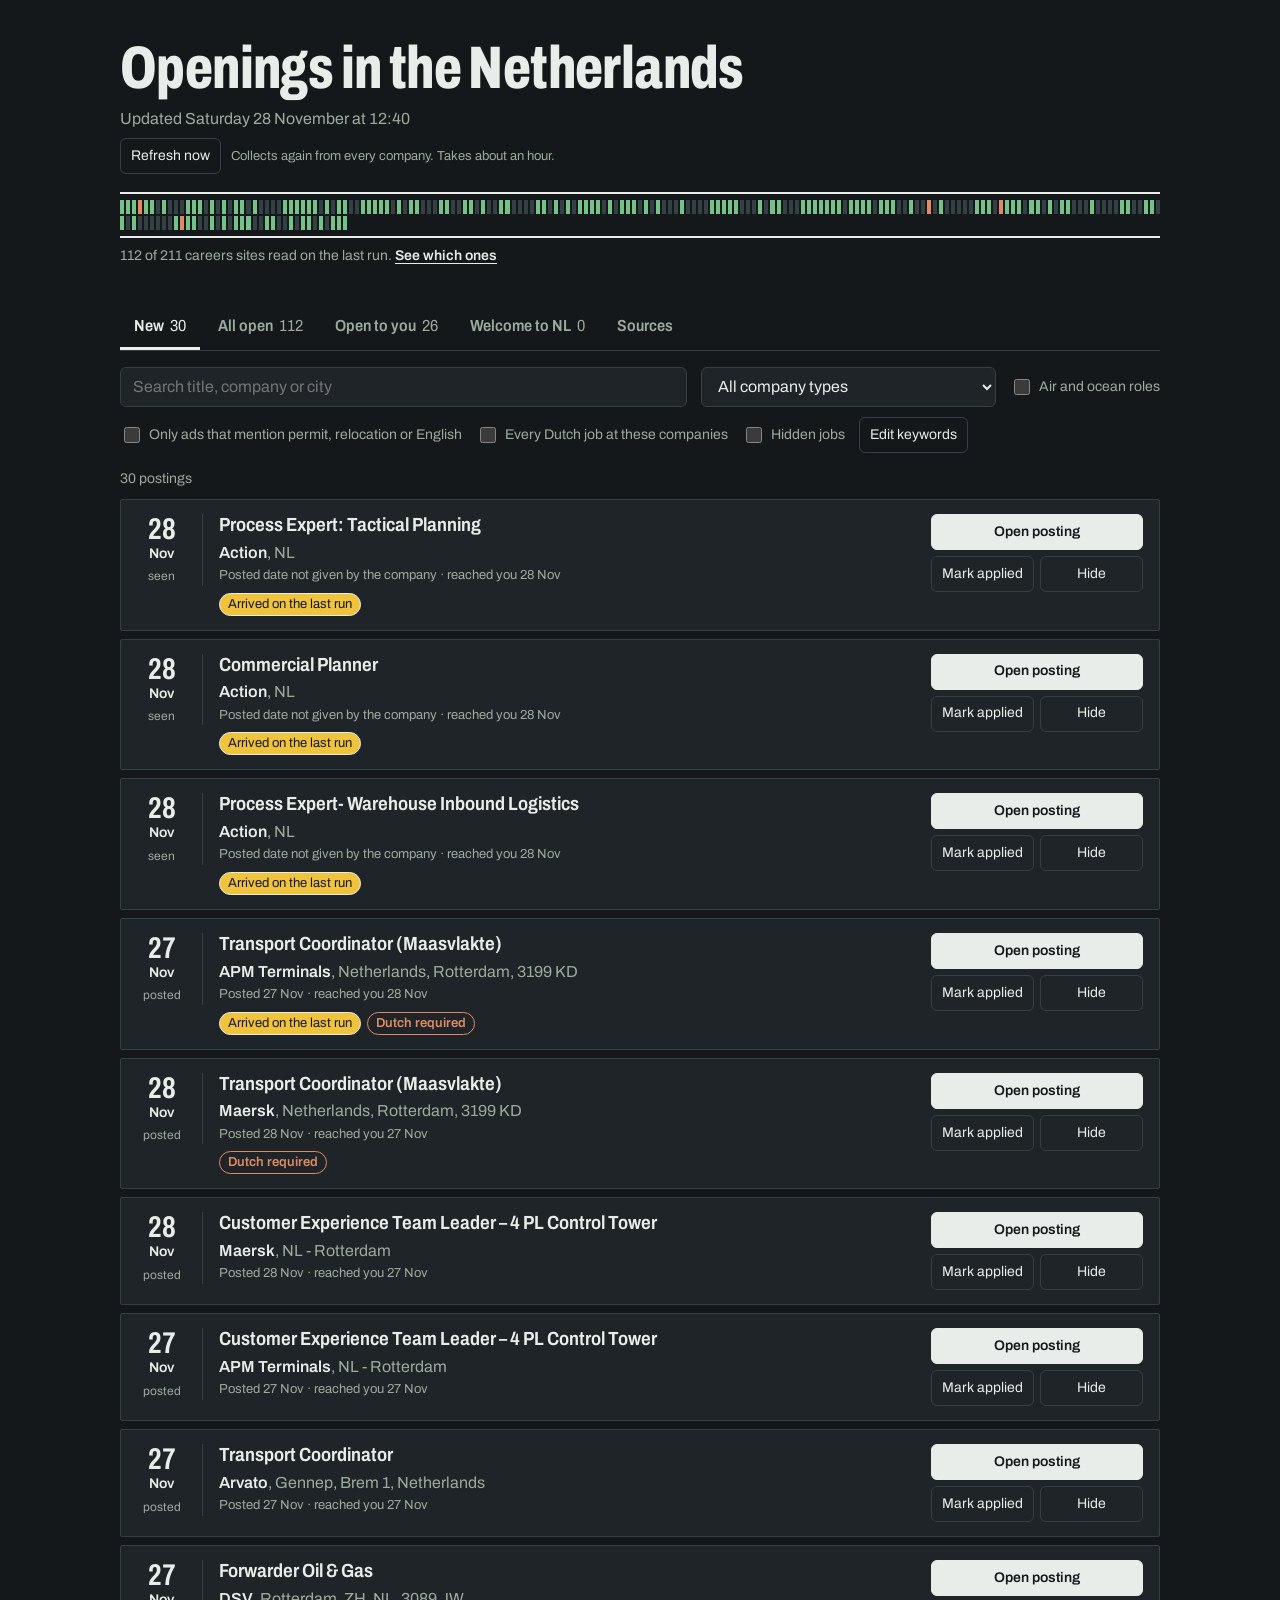
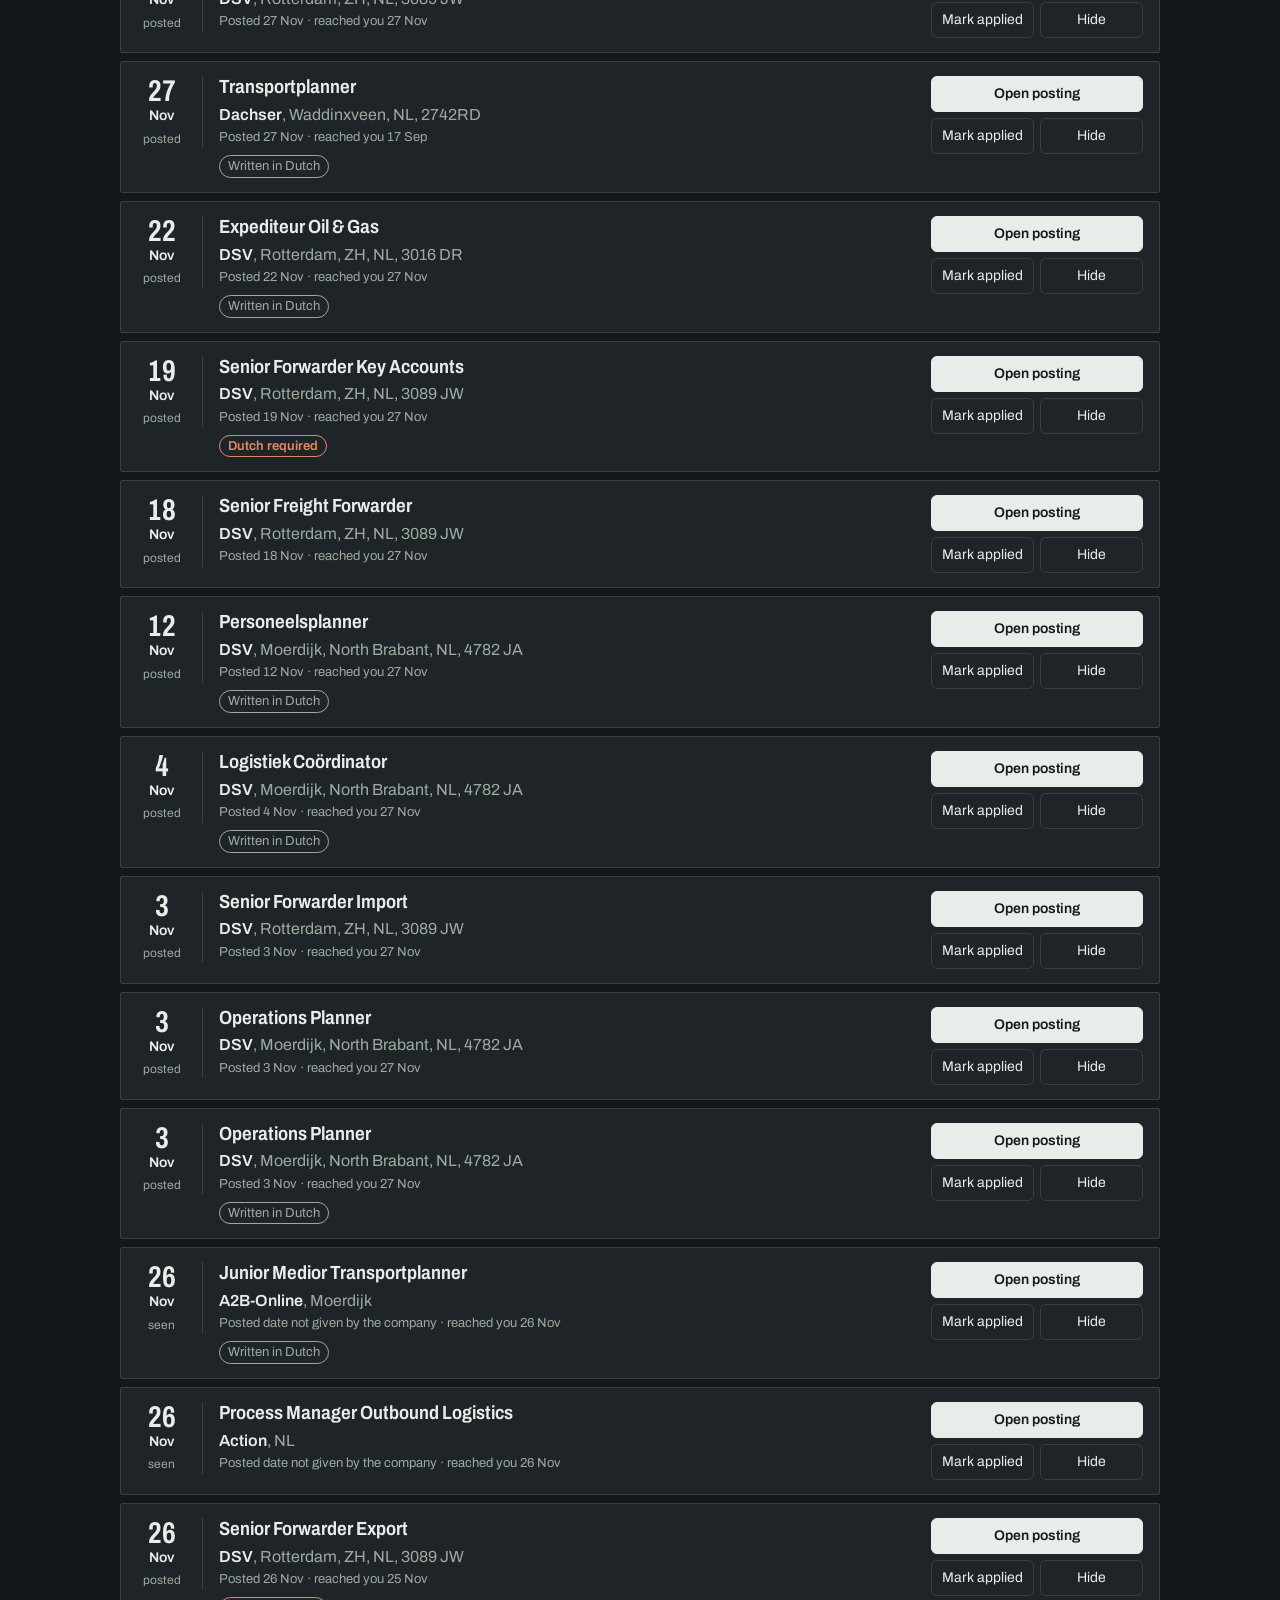
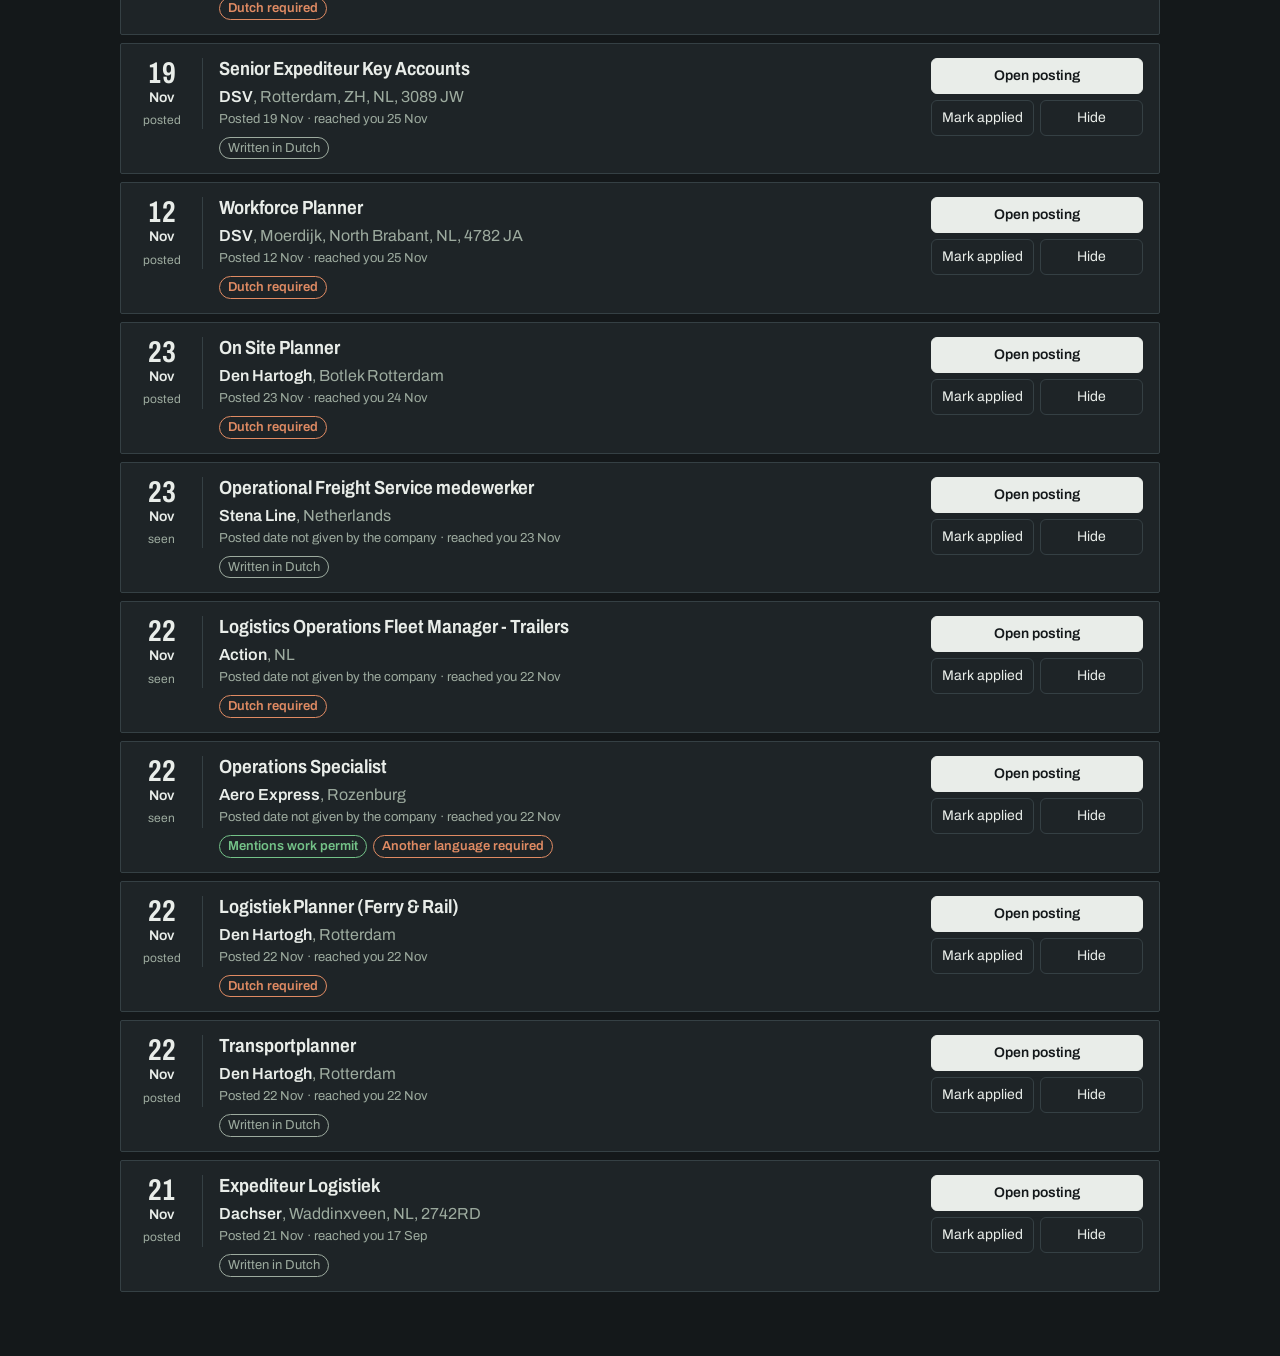
<file: docs/index.html>
<!doctype html>
<html lang="en">
<head>
  <meta charset="utf-8">
  <meta name="viewport" content="width=device-width, initial-scale=1">
  <meta name="robots" content="noindex, nofollow">
  <title>Openings</title>
  <link rel="preconnect" href="https://fonts.googleapis.com">
  <link rel="preconnect" href="https://fonts.gstatic.com" crossorigin>
  <link href="https://fonts.googleapis.com/css2?family=Archivo:wdth,wght@62..125,400..800&display=swap" rel="stylesheet">
  <link rel="stylesheet" href="styles.css">
</head>
<body>
  <header class="masthead">
    <h1 data-text="heading"></h1>
    <p class="updated" id="updated"></p>
    <p class="refresh-row">
      <a class="quiet" id="refresh" target="_blank" rel="noopener noreferrer"></a>
      <span class="refresh-hint" data-text="refresh_hint"></span>
    </p>
    <button class="track" id="track" type="button" aria-describedby="track-caption">
      <span class="track-rail" id="track-rail" aria-hidden="true"></span>
      <span class="track-caption" id="track-caption"></span>
    </button>
  </header>

  <nav class="tabs" role="tablist">
    <button role="tab" id="tab-new" data-tab="new" aria-selected="true"></button>
    <button role="tab" id="tab-all" data-tab="all" aria-selected="false"></button>
    <button role="tab" id="tab-open-to-you" data-tab="open-to-you" aria-selected="false"></button>
    <button role="tab" id="tab-board" data-tab="board" aria-selected="false"></button>
    <button role="tab" id="tab-sources" data-tab="sources" aria-selected="false"></button>
  </nav>

  <section class="toolbar" id="toolbar">
    <input type="search" id="search" autocomplete="off">
    <select id="group"></select>
    <select id="sort"></select>
    <label class="toggle"><input type="checkbox" id="air-ocean"><span data-text="toggle_air_ocean"></span></label>
    <label class="toggle"><input type="checkbox" id="abroad"><span data-text="toggle_abroad"></span></label>
    <label class="toggle"><input type="checkbox" id="everything"><span data-text="toggle_everything"></span></label>
    <label class="toggle"><input type="checkbox" id="show-hidden"><span data-text="toggle_hidden"></span></label>
    <button type="button" class="quiet" id="edit-keywords" data-text="edit_keywords"></button>
  </section>

  <main>
    <p class="lede" id="lede" hidden></p>
    <p class="count" id="count" aria-live="polite"></p>
    <div id="list" class="list"></div>
  </main>

  <dialog id="keywords">
    <form method="dialog" class="keywords-form">
      <h2 data-text="keywords_title"></h2>
      <p class="rule" data-text="keywords_rule"></p>
      <label><span data-text="keywords_include"></span><textarea id="kw-include" rows="8"></textarea></label>
      <label><span data-text="keywords_exclude"></span><textarea id="kw-exclude" rows="6"></textarea></label>
      <label><span data-text="keywords_air_ocean"></span><textarea id="kw-air-ocean" rows="4"></textarea></label>
      <div class="dialog-actions">
        <button type="button" id="kw-save" class="primary" data-text="keywords_save"></button>
        <button type="button" id="kw-reset" class="quiet" data-text="keywords_reset"></button>
        <button value="cancel" class="quiet" data-text="keywords_cancel"></button>
      </div>
    </form>
  </dialog>

  <script type="module" src="app.js"></script>
</body>
</html>
</file>
<file: docs/styles.css>
/* Palette: railway paperwork sage, signal yellow for arrivals, container rust for language warnings. */
:root {
  --ground: #e4e8e1;
  --sheet: #f4f6f1;
  --ink: #1d2a23;
  --muted: #58675e;
  --rule: #c3cbbf;
  --signal: #efb920;
  --rust: #9e4521;
  --moss: #3e6b48;
  --focus: #1d2a23;
  --radius-control: 6px;
  --space: 16px;
  font-family: "Archivo", system-ui, sans-serif;
  font-variation-settings: "wdth" 100;
  color: var(--ink);
  background: var(--ground);
}

* { box-sizing: border-box; }

body {
  margin: 0;
  padding: 0 clamp(16px, 4vw, 48px) 64px;
  line-height: 1.45;
  font-size: 16px;
}

button, input, select, textarea { font: inherit; color: inherit; }

:focus-visible { outline: 3px solid var(--focus); outline-offset: 2px; }

/* ------------------------------------------------------------ masthead */

.masthead {
  max-width: 1040px;
  margin: 0 auto;
  padding: 40px 0 20px;
}

.masthead h1 {
  margin: 0;
  font-size: clamp(34px, 6vw, 60px);
  line-height: 0.95;
  font-weight: 800;
  font-stretch: 72%;
  font-variation-settings: "wdth" 72;
  letter-spacing: -0.01em;
}

.refresh-row {
  display: flex;
  flex-wrap: wrap;
  align-items: center;
  gap: 10px;
  margin: 0 0 18px;
}

.refresh-hint { font-size: 13px; color: var(--muted); }

.updated {
  margin: 10px 0 8px;
  color: var(--muted);
  font-variant-numeric: tabular-nums;
}

/* The source track: one sleeper per careers site, coloured by last-run result. */
.track {
  display: block;
  width: 100%;
  padding: 0;
  border: 0;
  background: none;
  text-align: left;
  cursor: pointer;
}

.track-rail {
  display: grid;
  grid-template-columns: repeat(auto-fit, minmax(4px, 1fr));
  gap: 2px;
  padding: 6px 0;
  border-top: 2px solid var(--ink);
  border-bottom: 2px solid var(--ink);
}

.track-rail i {
  display: block;
  height: 14px;
  background: var(--rule);
}

.track-rail i.ok { background: var(--moss); }
.track-rail i.failed { background: var(--rust); }

.track-caption {
  display: inline-block;
  margin-top: 8px;
  color: var(--muted);
  font-size: 14px;
}

.track-caption strong {
  color: var(--ink);
  text-decoration: underline;
  text-underline-offset: 3px;
  font-weight: 600;
}

/* ------------------------------------------------------------ tabs and toolbar */

.tabs, .toolbar, main {
  max-width: 1040px;
  margin: 0 auto;
}

.tabs {
  display: flex;
  gap: 4px;
  margin-top: 18px;
  border-bottom: 1px solid var(--rule);
}

.tabs button {
  padding: 10px 14px 9px;
  border: 0;
  border-bottom: 3px solid transparent;
  background: none;
  font-weight: 600;
  font-variation-settings: "wdth" 88;
  color: var(--muted);
  cursor: pointer;
}

.tabs button[aria-selected="true"] {
  color: var(--ink);
  border-bottom-color: var(--ink);
}

.tabs button .tab-count {
  margin-left: 6px;
  font-weight: 400;
  font-variant-numeric: tabular-nums;
}

.toolbar {
  display: flex;
  flex-wrap: wrap;
  align-items: center;
  gap: 10px 14px;
  padding: 16px 0 6px;
}

.toolbar[hidden] { display: none; }

.toolbar input[type="search"], .toolbar select {
  min-height: 40px;
  padding: 0 12px;
  border: 1px solid var(--rule);
  border-radius: var(--radius-control);
  background: var(--sheet);
}

.toolbar input[type="search"] { flex: 1 1 280px; }
.toolbar select { flex: 0 0 auto; }

.toggle {
  display: inline-flex;
  align-items: center;
  gap: 6px;
  font-size: 14px;
  color: var(--muted);
  cursor: pointer;
}

.toggle input { accent-color: var(--ink); width: 16px; height: 16px; }

button.quiet, a.quiet {
  min-height: 36px;
  padding: 0 10px;
  border: 1px solid var(--rule);
  border-radius: var(--radius-control);
  background: transparent;
  font-size: 14px;
  color: var(--ink);
  cursor: pointer;
  text-decoration: none;
  display: inline-flex;
  align-items: center;
}

button.quiet:hover, a.quiet:hover { border-color: var(--ink); }

.primary {
  min-height: 36px;
  padding: 0 14px;
  border: 1px solid var(--ink);
  border-radius: var(--radius-control);
  background: var(--ink);
  color: var(--sheet);
  font-weight: 600;
  font-size: 14px;
  text-decoration: none;
  display: inline-flex;
  align-items: center;
  cursor: pointer;
}

.count {
  margin: 10px 0;
  color: var(--muted);
  font-size: 14px;
  font-variant-numeric: tabular-nums;
}

/* ------------------------------------------------------------ job rows */

.list { display: grid; gap: 8px; }

.job {
  position: relative;
  display: grid;
  grid-template-columns: 68px 1fr auto;
  gap: 16px;
  align-items: start;
  padding: 14px 16px 14px 14px;
  background: var(--sheet);
  border: 1px solid var(--rule);
  border-radius: 2px;
}

.job.is-hidden { opacity: 0.55; }

.plate {
  text-align: center;
  font-variant-numeric: tabular-nums;
  border-right: 1px solid var(--rule);
  padding-right: 14px;
}

.plate .day {
  display: block;
  font-size: 30px;
  line-height: 1;
  font-weight: 700;
  font-variation-settings: "wdth" 70;
}

.plate .month { display: block; font-size: 14px; font-weight: 600; }
.plate .kind { display: block; margin-top: 4px; font-size: 12px; color: var(--muted); }

.job h3 {
  margin: 0;
  font-size: 19px;
  line-height: 1.2;
  font-weight: 650;
  font-variation-settings: "wdth" 86;
}

.job h3 a { color: inherit; text-decoration: none; }
.job h3 a:hover { text-decoration: underline; text-underline-offset: 3px; }

.where { margin: 4px 0 0; color: var(--muted); }
.where .company { color: var(--ink); font-weight: 600; }
.dates-note { margin: 2px 0 0; font-size: 13px; color: var(--muted); }

.labels { display: flex; flex-wrap: wrap; gap: 6px; margin-top: 8px; }

.label {
  padding: 1px 8px;
  border: 1px solid var(--muted);
  border-radius: 999px;
  font-size: 13px;
  color: var(--muted);
}

.label.dutch { border-color: var(--rust); color: var(--rust); font-weight: 600; }
.label.applied { border-color: var(--moss); background: var(--moss); color: var(--sheet); }
.label.arrived { border-color: var(--ink); background: var(--signal); color: var(--ink); }

.actions { display: grid; grid-template-columns: 1fr 1fr; gap: 6px; min-width: 210px; }
.actions > * { justify-content: center; }
.actions .primary { grid-column: 1 / -1; }

.empty {
  padding: 28px 20px;
  border: 1px dashed var(--muted);
  background: transparent;
  max-width: 62ch;
}

/* ------------------------------------------------------------ sources */

.sources-intro { margin: 18px 0 10px; color: var(--muted); max-width: 70ch; }

.source {
  display: grid;
  grid-template-columns: 14px 1fr auto;
  gap: 12px;
  align-items: start;
  padding: 12px 14px;
  background: var(--sheet);
  border: 1px solid var(--rule);
}

.source .dot { width: 12px; height: 12px; margin-top: 5px; background: var(--rule); }
.source .dot.ok { background: var(--moss); }
.source .dot.failed { background: var(--rust); }
.source h3 { margin: 0; font-size: 17px; font-weight: 650; font-variation-settings: "wdth" 88; }
.source .entities { margin: 2px 0 0; font-size: 13px; color: var(--muted); }
.source .status { margin: 4px 0 0; }
.source .meta {
  display: grid;
  justify-items: end;
  gap: 6px;
  text-align: right;
  font-size: 14px;
  color: var(--muted);
  font-variant-numeric: tabular-nums;
}

.source .meta a.quiet { white-space: nowrap; }

/* ------------------------------------------------------------ keywords dialog */

dialog {
  width: min(640px, calc(100vw - 32px));
  border: 2px solid var(--ink);
  border-radius: 2px;
  padding: 24px;
  background: var(--sheet);
  color: var(--ink);
}

dialog::backdrop { background: rgba(29, 42, 35, 0.45); }

.keywords-form h2 { margin: 0 0 8px; font-variation-settings: "wdth" 80; }
.keywords-form .rule { margin: 0 0 16px; color: var(--muted); font-size: 14px; }
.keywords-form label { display: grid; gap: 4px; margin-bottom: 14px; font-weight: 600; font-size: 14px; }

.keywords-form textarea {
  width: 100%;
  padding: 8px 10px;
  border: 1px solid var(--rule);
  border-radius: var(--radius-control);
  background: #fff;
  font-weight: 400;
  resize: vertical;
}

.dialog-actions { display: flex; flex-wrap: wrap; gap: 8px; }

/* ------------------------------------------------------------ small screens */

@media (max-width: 680px) {
  .job { grid-template-columns: 54px 1fr; }
  .actions { grid-column: 1 / -1; grid-template-columns: 1.2fr 1fr 0.7fr; min-width: 0; }
  .actions .primary { grid-column: auto; }
  .plate { padding-right: 10px; }
  .plate .day { font-size: 26px; }
  .source { grid-template-columns: 14px 1fr; }
  .source .meta { grid-column: 2; justify-items: start; text-align: left; }
}

@media (prefers-reduced-motion: reduce) {
  * { scroll-behavior: auto; transition: none !important; }
}


/* Dark theme */
:root {
  color-scheme: dark;
  --ground: #14181a;
  --sheet: #1e2427;
  --ink: #e9ede9;
  --muted: #9dab9f;
  --rule: #354044;
  --signal: #f0c33c;
  --rust: #e08b63;
  --moss: #74c288;
  --focus: #f0c33c;
}

body { background: var(--ground); }
.primary, .label.applied, .label.arrived { color: #14181a; }
.keywords-form textarea { background: #12171a; color: var(--ink); }
dialog::backdrop { background: rgba(0, 0, 0, 0.6); }

.sources-heading {
  margin: 26px 0 6px;
  font-size: 17px;
  font-weight: 650;
  font-variation-settings: "wdth" 86;
}

.sources-heading:first-of-type { margin-top: 12px; }

button.linklike {
  padding: 0;
  border: 0;
  background: none;
  color: var(--ink);
  font: inherit;
  text-decoration: underline;
  text-underline-offset: 3px;
  cursor: pointer;
}

.label.abroad { border-color: var(--moss); color: var(--moss); font-weight: 600; }

.lede {
  max-width: 68ch;
  margin: 16px 0 0;
  color: var(--muted);
}

.lede[hidden] { display: none; }
</file>
